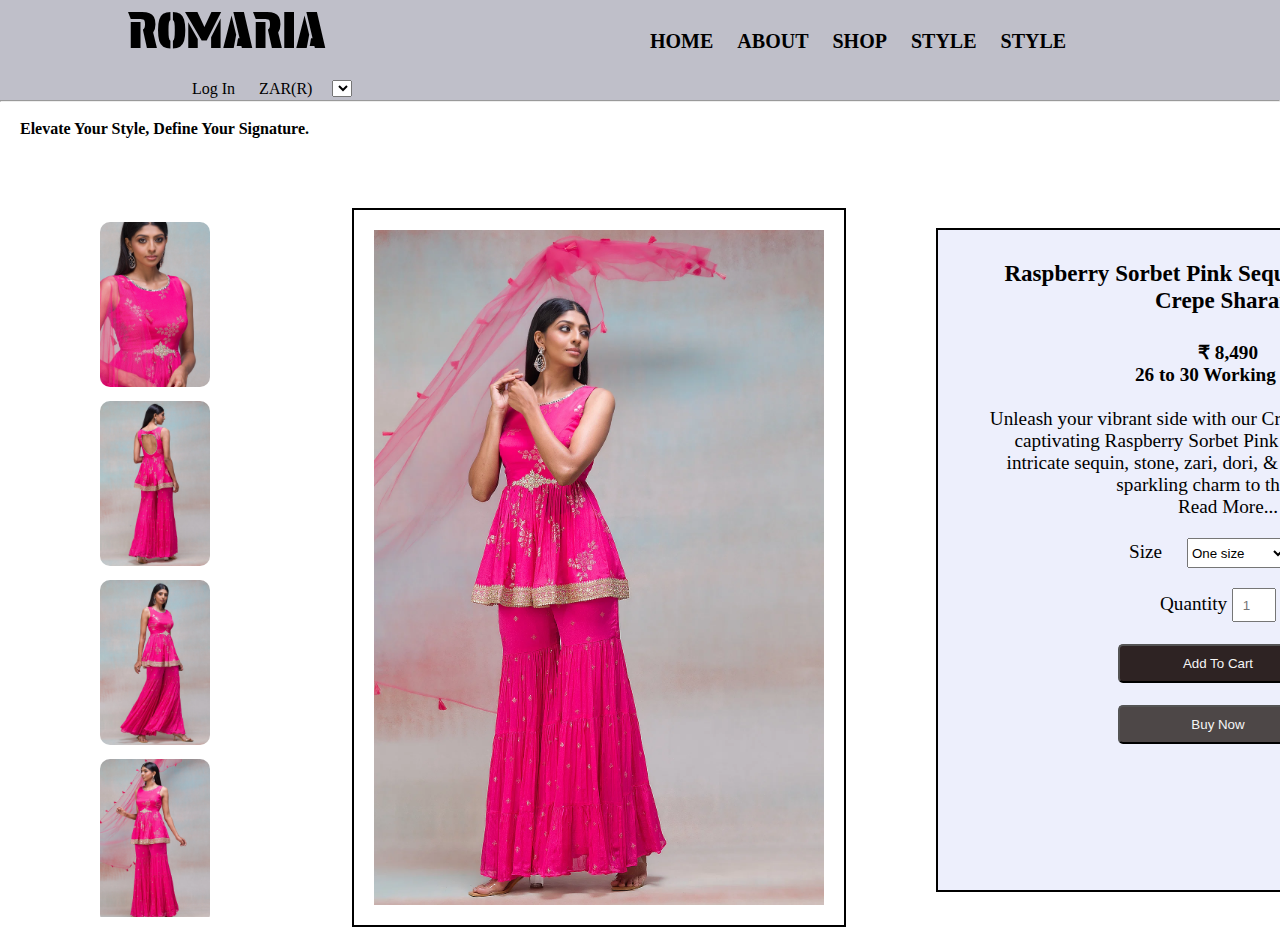
<file: romaria/index.html>
<!DOCTYPE html>
<html lang="en">
<head>
    <meta charset="UTF-8">
    <meta name="viewport" content="width=device-width, initial-scale=1.0">
    <title>Document</title>
    <link href="https://fonts.googleapis.com/css2?family=Edu+TAS+Beginner&family=Protest+Guerrilla&display=swap" rel="stylesheet">
    <link rel="stylesheet" href="https://cdnjs.cloudflare.com/ajax/libs/font-awesome/6.5.1/css/all.min.css" integrity="sha512-DTOQO9RWCH3ppGqcWaEA1BIZOC6xxalwEsw9c2QQeAIftl+Vegovlnee1c9QX4TctnWMn13TZye+giMm8e2LwA==" crossorigin="anonymous" referrerpolicy="no-referrer" />
    <style>
        *{
            margin: 0px;
            padding: 0px;
        }
        header{
            background-color: rgb(191, 191, 201);
            height: 100px;
        }
        span{
            display: inline-block;
            font-family: "Protest Guerrilla", sans-serif;
            font-size: 50px;
            margin-left: 10%;
        }
        #hi{
            margin-left: 25%;
        }
        p{
            display: inline-block;
            margin-left: 20px;
        }
        #hello{
            margin-left: 15%;
        }
        a{
            margin-left: 20px;
            text-decoration: none;
            color: black;
            font-family: "Abril Fatface", serif;
            font-size: 20px;
        }
        a:hover{
            color: red;
        }
        #dress{
            margin: 20px ;
            width: 450px;
            margin-top: 70px;
            border: 2px solid black;
            padding: 20px;
            display: inline-block;
            margin-left: 10%;
        }
        .Pass{
            width: 130px;
            height: 700px;
            display: inline-block;
            /* border: 2px solid black; */
            margin-left: 90px;
            overflow-y: scroll;
            margin-bottom: 30px;
        }
        #id{
            width: 110px;
            margin: 5px 10px;
            display: inline-block;
            border-radius: 10px;
        }
        .div{
            border: 2px solid black;
            display: inline-block;
            font-size: larger;
            font-family: "Abril Fatface", serif;
            margin-bottom: 40px;
            height: 600px;
            width: 500px;
            position:absolute;                                      
            margin-top: 90px;
            margin-left: 70px;
            text-align: center;
            padding: 30px;
            background-color: #edeffc;
        }
        select{
            height: 30px;
            width: 100px;
            margin: 20px;
        }
        button{
            background-color: rgb(46, 35, 35);
            color: whitesmoke;
            padding: 10px;
            width: 200px;
            border-radius: 5px;
        }
    </style>
</head>
<body>
    <header>
        <span>ROMARIA</span>
        <b><a href="#" id="hi">HOME</a></b>
        <b><a href="#">ABOUT</a></b>
        <b><a href="#">SHOP</a></b>
        <b><a href="#">STYLE</a></b>
        <b><a href="#">STYLE</a></b>
    <p id="hello">Log In</p> <i class="fa-solid fa-user"></i>
    <p>ZAR(R)<select style="width: 20px; height: 17px;"></select></p><i class="fa-solid fa-bag-shopping"></i>
    </header>
    <hr>
    <br>
    <b><p>Elevate Your Style, Define Your Signature.</p><br></b>
    <div class="Pass">
        <img src="nc2428-a.webp" id="id">
        <img src="nc2428A.webp" id="id">
        <img src="nc2428-b.webp" id="id">
        <img src="nc2428-c.webp" id="id">
    </div>
    <img src="nc2428.webp" id="dress">
    <div class="div">
            <b>
                <p style="font-size: larger; font-family: 'Gill Sans', 'Gill Sans MT';">Raspberry Sorbet Pink Sequins Embroidered 
                    Crepe Sharara <br><br></p>
                <p>₹ 8,490 </p><br>
                <p>26 to 30 Working Days</p><br>
            </b><br>
            <p>Unleash your vibrant side with our Crepe Salwar Kameez in a captivating Raspberry Sorbet Pink shade. 
            Adorned with intricate sequin, stone, zari, dori, & mirror work, it adds a sparkling charm to the outfit. </p>
            <p>Read More...</p><br>
            <label>Size</label>
            <select>
                <option>One size</option>
            </select><br>
            <label for="">Quantity</label>
            <input type="number" placeholder="1" style="height: 30px; width: 40px; text-align: center;"><br><br>
            <button>Add To Cart </button>  <i class="fa-regular fa-heart"></i><br><br>
            <button style="background-color: rgb(77, 71, 71);">Buy Now</button>
    </div>
</body>
</html>
</file>
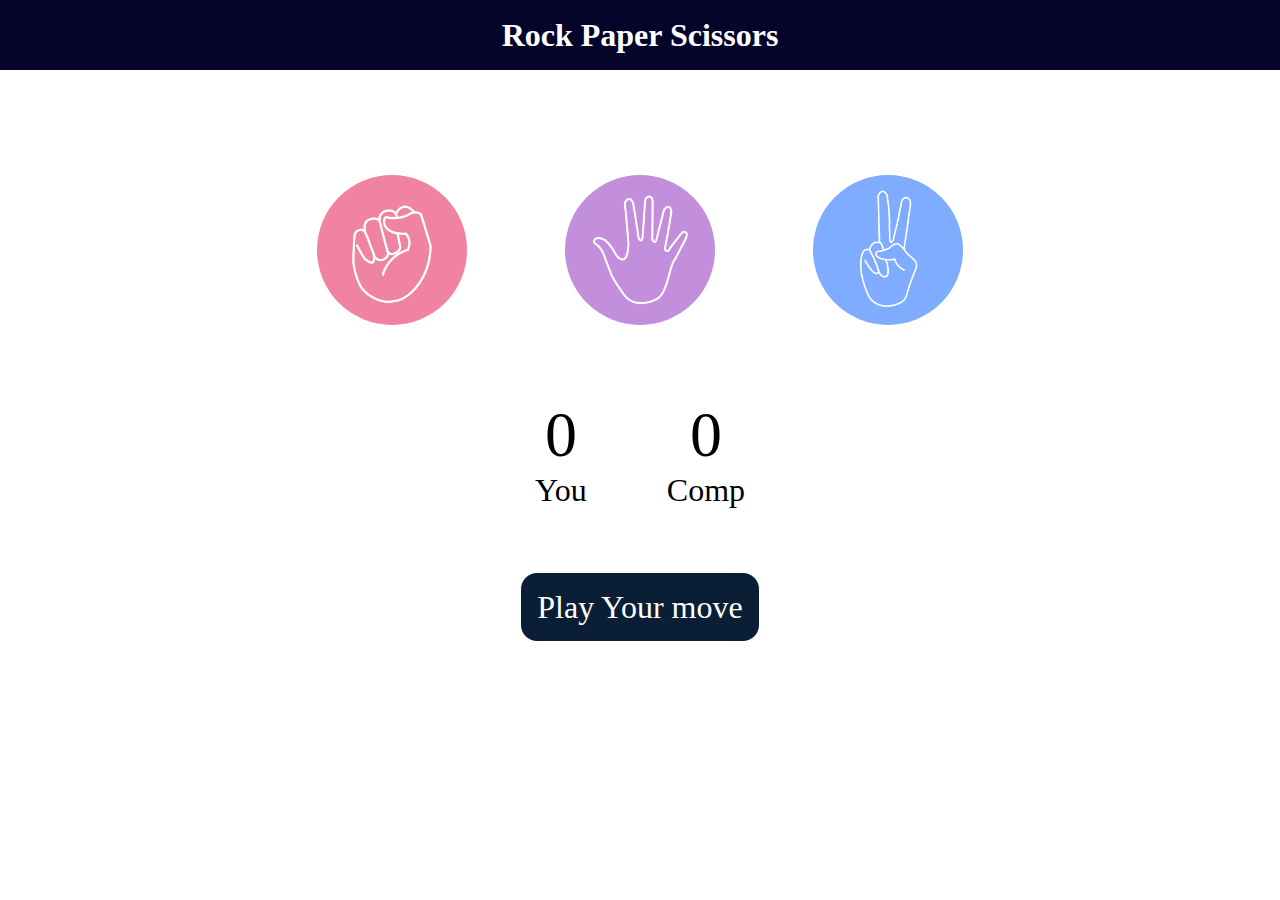
<file: Stone Paper Scissors/index.html>
<!DOCTYPE html>
<html lang="en">
<head>
    <meta charset="UTF-8">
    <meta name="viewport" content="width=device-width, initial-scale=1.0">
    <title>Rock Paper Scissors Game</title>
    <link rel="stylesheet" href="style.css">
</head>
<body>
    <h1>Rock Paper Scissors</h1>
    <div class="choices">
        <div class="choice" id="rock">
            <img src="rock.png">
        </div>
        <div class="choice" id="paper">
            <img src="paper.png">
        </div> 
        <div class="choice" id="scissors">
            <img src="scissors.png">
        </div>
    </div>
    <div class="score-bord">
        <div class="score">
            <p id="user-score">0</p>
            <p>You</p>
        </div>
        <div class="score">
            <p id="comp-score">0</p>
            <p>Comp</p>
        </div>
    </div>
    <div class="msg-con">
        <p id="msg">Play Your move</p>
    </div>
    <script src="app.js"></script>
</body>
</html>
</file>
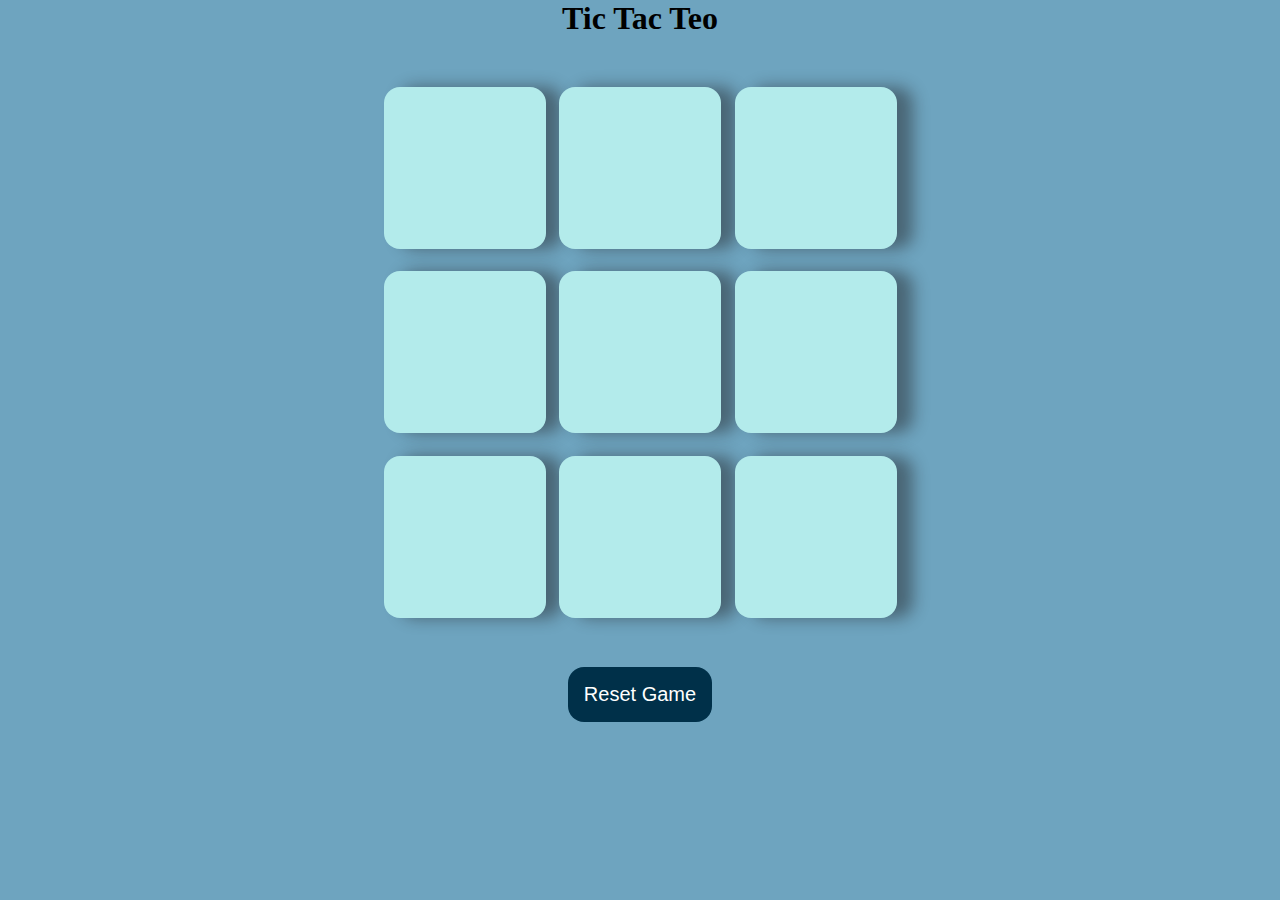
<file: Tic Tac Toe/index.html>
<!DOCTYPE html>
<html lang="en">
<head>
    <meta charset="UTF-8">
    <meta name="viewport" content="width=device-width, initial-scale=1.0">
    <title>Document</title>
    <link rel="stylesheet" href="style.css">
</head>
<body>
    <div class="msg-cont hide">
        <p id="msg">Winner</p>
        <button id="new-btn">New Game</button>
    </div>
    <main>
        <h1>Tic Tac Teo</h1>
        <div class="container">             
            <div class="game">
                <button class="box"></button>
                <button class="box"></button>
                <button class="box"></button>
                <button class="box"></button>
                <button class="box"></button>
                <button class="box"></button>
                <button class="box"></button>
                <button class="box"></button>
                <button class="box"></button>
            </div>
        </div>
        <button id="reset-btn">Reset Game</button>
    </main>
<script src="app.js"></script>
</body>
</html>
</file>
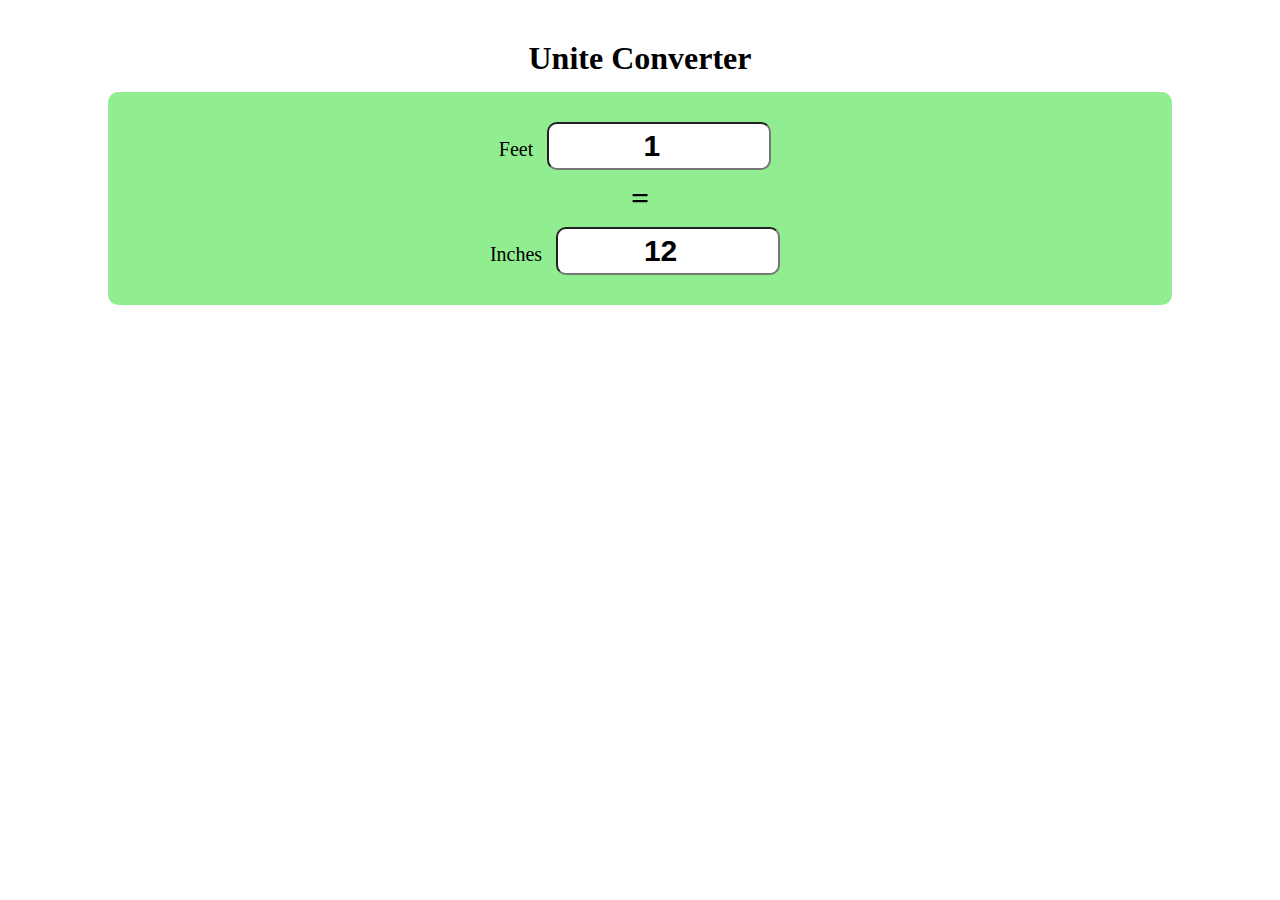
<file: UnitConverter/index.html>
<!DOCTYPE html>
<html lang="en">
<head>
    <meta charset="UTF-8">
    <meta name="viewport" content="width=device-width, initial-scale=1.0">
    <title>Document</title>
    <link rel="stylesheet" href="style.css">
</head>
<body>
    <h1 id="heading">Unite Converter</h1>
    <div id="container">
        <div>
            <label>Feet</label>
            <input type="number" value="1" id="feet" class="inpt">
        </div>
        <div class="input-div">
            <h1>=</h1>
        </div>
        <div>
            <label>Inches</label>
            <input type="number" value="12" id="inches" class="inpt">
        </div>
    </div>
    <script src="app.js"></script>
</body>
</html>
</file>
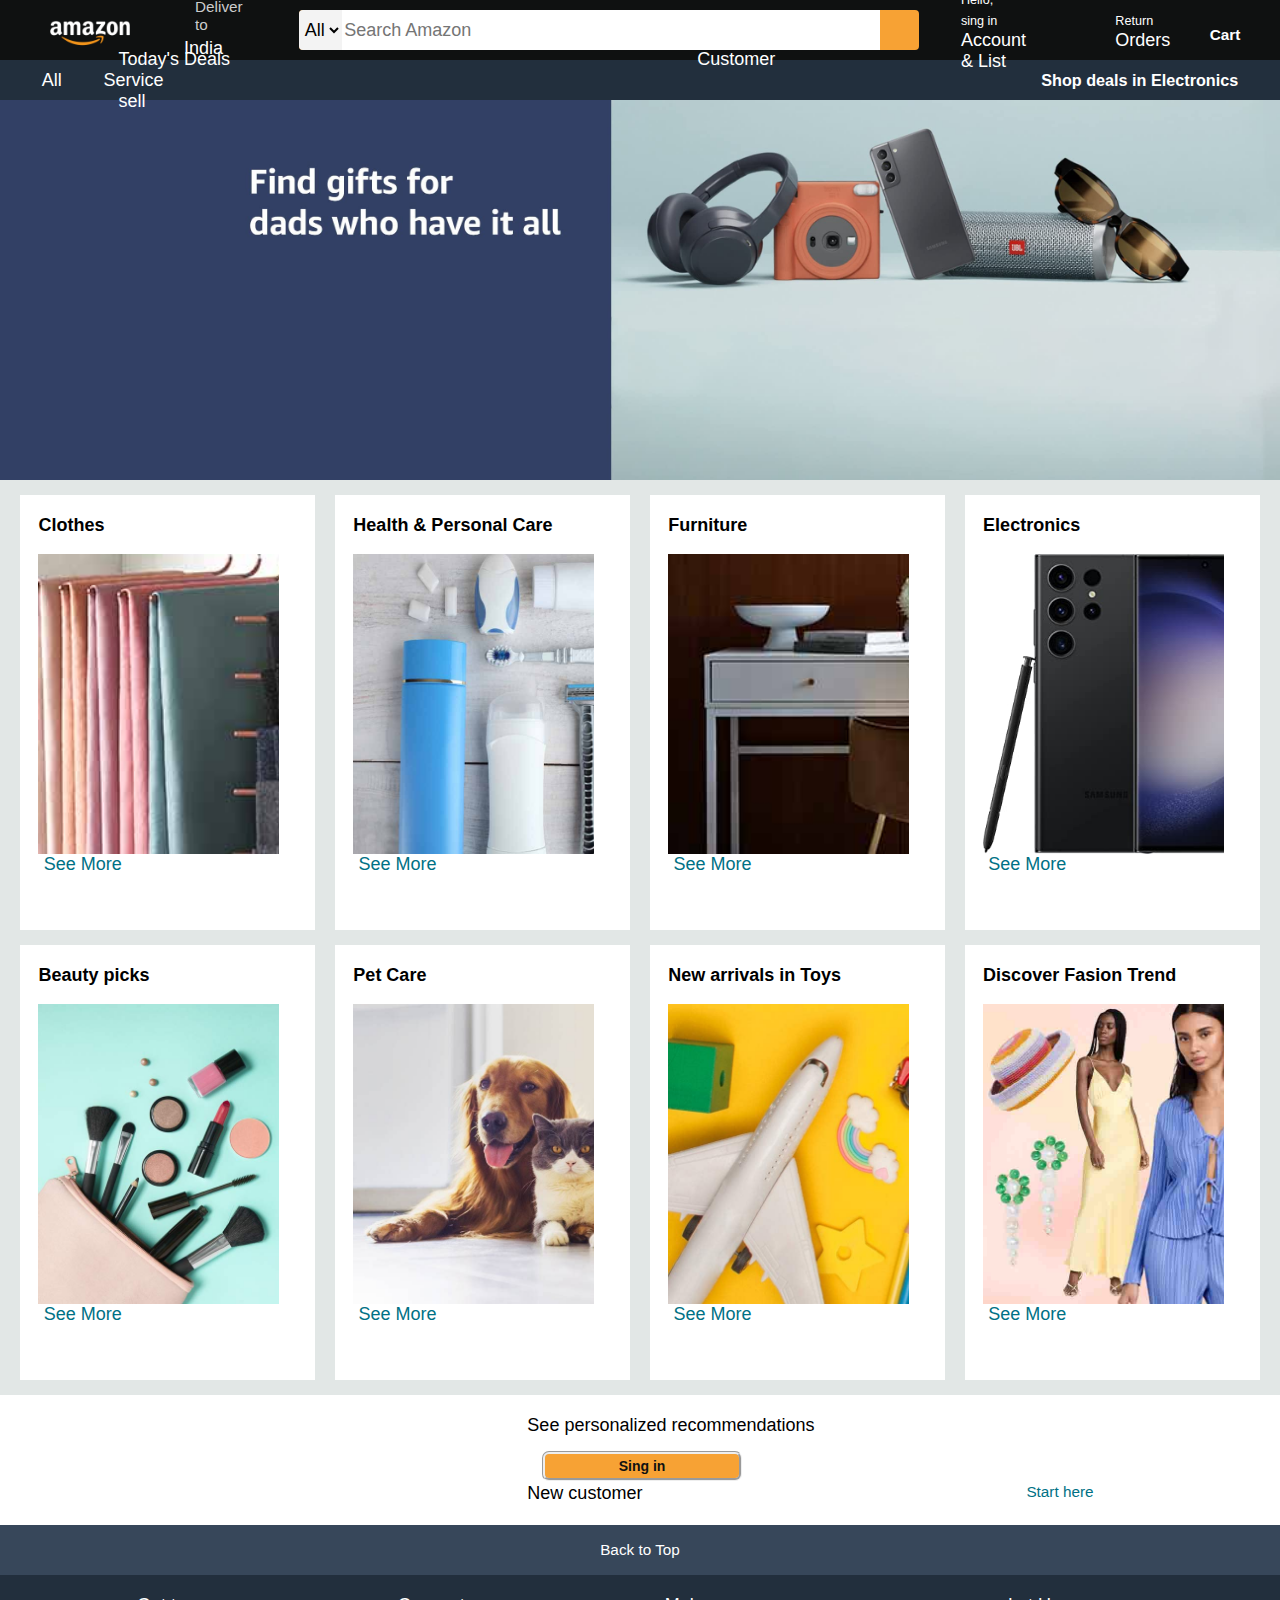
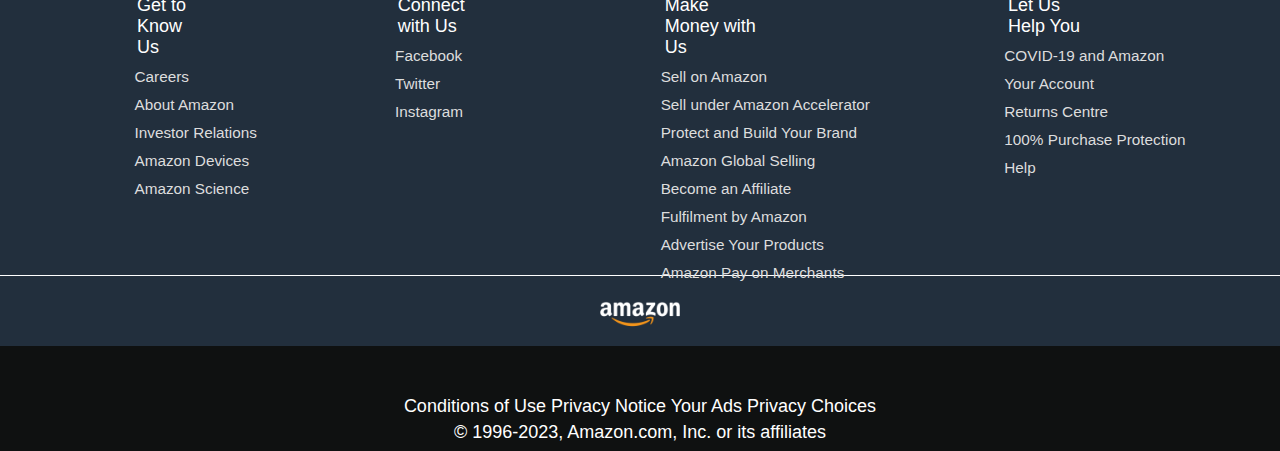
<file: Amazon/project.html>
<!DOCTYPE html>
<html lang="en">
<head>
    <meta charset="UTF-8">
    <meta name="viewport" content="width=device-width, initial-scale=1.0">
    <title>Document</title>
    <link rel="stylesheet" href="https://cdnjs.cloudflare.com/ajax/libs/font-awesome/6.4.2/css/all.min.css" integrity="sha512-z3gLpd7yknf1YoNbCzqRKc4qyor8gaKU1qmn+CShxbuBusANI9QpRohGBreCFkKxLhei6S9CQXFEbbKuqLg0DA==" crossorigin="anonymous" referrerpolicy="no-referrer" />
    <link rel="stylesheet" href="project.css">
</head>
<body>
    <header>
        <div class="navbar">
            <div class="nav-logo border">
                <div class="logo"></div>
            </div>
            <div class="nav-address border">
                <p class="add-first">Deliver to</p>
                <div class="add-icon">
                    <i class="fa-solid fa-location-dot"></i>
                     <p class="add-sec">India</p>
                </div>
            </div>
            <div class="nav-search">
                <select class="search-select">
                    <option>All</option>
                </select>
                <input placeholder="Search Amazon" class="search-input">
                <div class="search-icon">
                     <i class="fa-solid fa-magnifying-glass"></i>
                </div>
            </div>
            <div class="nav-singin border">
                <p><span>Hello, sing in</span></p>
                <p class="nav-sec">Account & List</p>
            </div>
            <div class="nav-return border">
                <p><span>Return</span></p>
                <p class="nav-sec">Orders</p>
            </div>
            <div class="nav-cart border">
                <i class="fa-solid fa-cart-shopping"></i>
                Cart        
            </div>
        </div>
        <div class="panel">
            <div class="panel-all">
                <i class="fa-solid fa-bars"></i>
                All
            </div>
            <div class="panel-ops">
                <p>Today's Deals</p>
                <p>Customer Service</p>
                <p>sell</p>
            </div>
            <div class="panel-deals">
                Shop deals in Electronics
            </div>
        </div>
    </header>
    <div class="hero-section"></div>

    <div class="shop-section">
        <div class="box1 box">
            <div class="box-content">
                <h2>Clothes</h2>
                <div class="box-img" style="background-image: url('box1_image.jpg');"></div>
                <p>See More</p>
            </div>
        </div>
        <div class="box2 box"> 
            <div class="box-content">
                <h2>Health & Personal Care</h2>
                <div class="box-img" style="background-image: url('box2_image.jpg');"></div>
                 <p>See More</p>
            </div>
        </div>
        <div class="box3 box"> 
            <div class="box-content">
                <h2>Furniture</h2>
                <div class="box-img" style="background-image: url('box3_image.jpg');"></div>
                <p>See More</p>
            </div>  
        </div>
        <div class="box4 box"> 
            <div class="box-content">
                <h2>Electronics</h2>
                <div class="box-img" style="background-image: url('box4_image.jpg');"></div>
                <p>See More</p>
            </div>
        </div>
        <div class="box1 box">
            <div class="box-content">
                <h2>Beauty picks</h2>
                <div class="box-img" style="background-image: url('box5_image.jpg');"></div>
                <p>See More</p>
            </div>
        </div>
        <div class="box2 box"> 
            <div class="box-content">
                <h2>Pet Care</h2>
                <div class="box-img" style="background-image: url('box6_image.jpg');"></div>
                 <p>See More</p>
            </div>
        </div>
        <div class="box3 box"> 
            <div class="box-content">
                <h2>New arrivals in Toys</h2>
                <div class="box-img" style="background-image: url('box7_image.jpg');"></div>
                <p>See More</p>
            </div>  
        </div>
        <div class="box4 box"> 
            <div class="box-content">
                <h2>Discover Fasion Trend</h2>
                <div class="box-img" style="background-image: url('box8_image.jpg');"></div>
                <p>See More</p>
            </div>
        </div>
        <div class="button box">
            <p>See personalized recommendations</p>
            <button>Sing in</button>
            <div class="b1">
                <p>New customer <i class="fa-solid fa-question"></i></p>
                <a class="b2">Start here</a>
            </div>
        </div>
    </div>
    <footer>
        <div class="foot-panel1">
            Back to Top
        </div>
        <div class="foot-panel2">
            <ul>
                <p>Get to Know Us</p>
                <a>Careers</a>
                <a>About Amazon</a>
                <a>Investor Relations</a>
                <a>Amazon Devices</a>
                <a>Amazon Science</a>
            </ul>
            <ul>
                <p>Connect with Us</p>
                <a>Facebook</a>
                <a>Twitter</a>
                <a>Instagram</a>
            </ul>
            <ul>
                <p>Make Money with Us</p>
                <a>Sell on Amazon</a>
                <a>Sell under Amazon Accelerator</a>
                <a>Protect and Build Your Brand</a>
                <a>Amazon Global Selling</a>
                <a>Become an Affiliate</a>
                <a>Fulfilment by Amazon</a>
                <a>Advertise Your Products</a>
                <a>Amazon Pay on Merchants</a>
            </ul>
            <ul>
                <p>Let Us Help You</p>
                <a>COVID-19 and Amazon</a>
                <a>Your Account</a>
                <a>Returns Centre</a>
                <a>100% Purchase Protection</a>
                <a>Help</a>
            </ul>

        </div>
        <div class="foot-panel3">
            <div class="logo"></div>
        </div>
        <div class="foot-panel4">
            <div class="pages">
                <a>Conditions of Use</a>
                <a>Privacy Notice</a>
                <a>Your Ads Privacy Choices</a>
            </div>
            <div class="copyright">
                © 1996-2023, Amazon.com, Inc. or its affiliates
            </div>
        </div>
    </footer>
</body>
</html>
</file>
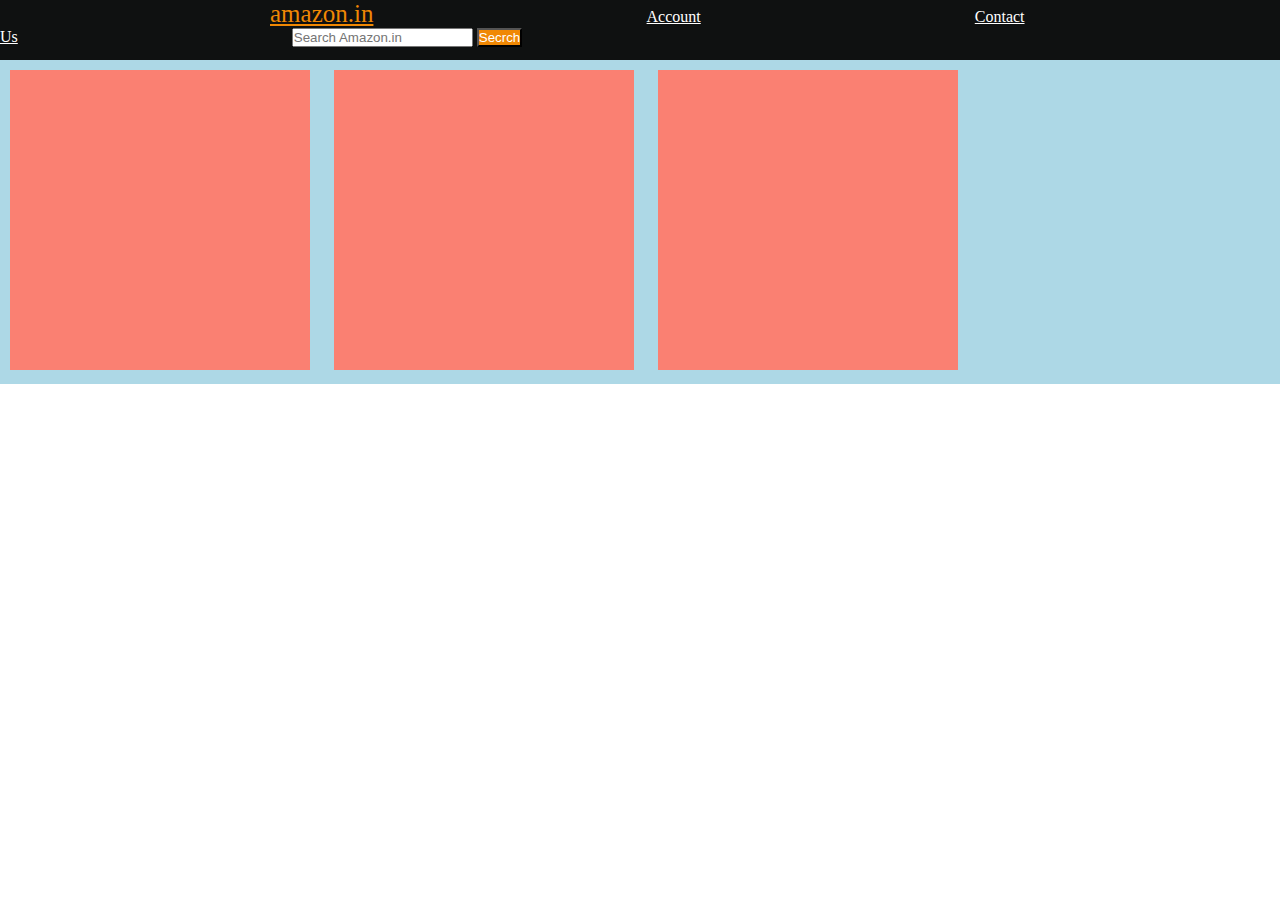
<file: styleFolder/amazon.html>
<!DOCTYPE html>
<html lang="en">
<head>
    <meta charset="UTF-8">
    <meta name="viewport" content="width=device-width, initial-scale=1.0">
    <title>Document</title>
    <link rel="stylesheet" href="A.css">
</head>
<body>
    <header>
    <div id="navbar">
         <a id="home" href=""></a>
         <a id="logo" href="#">amazon.in</a>
         <a href="#">Account</a>
         <a href="#">Contact Us</a>
        <input placeholder="Search Amazon.in">
        <button>Secrch</button>
</div>
</header>
<div id="parent">
    <div class="child"></div>
    <div class="child"></div>
    <div class="child"></div>
</div>
<!-- <footer>
    Made With &hearts;by Amazon<br>
    &#169;1945-5832 of Amazon
</footer> -->
</body>
</html>
</file>
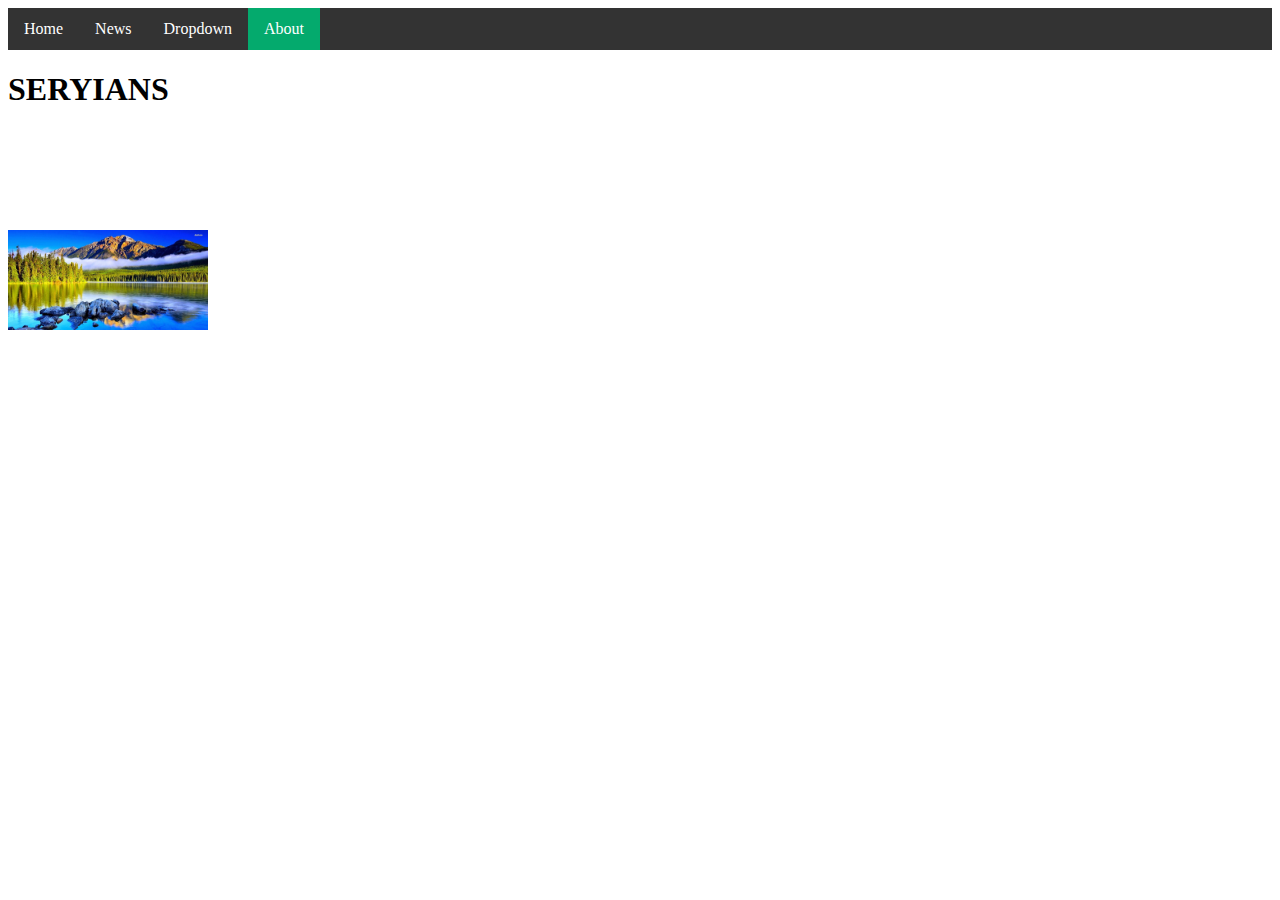
<file: styleFolder/Dropdown.html>
<!DOCTYPE html>
<html lang="en">
<head>
    <meta charset="UTF-8">
    <style>
        ul{
            text-decoration: none;
            list-style-type: none;
            overflow: hidden;
            margin: 0;
            padding: 0;
            background-color: #333;
        }
        li {
            float: left;
        }
        li a ,.dropbtn{
            display:inline-block;
            padding: 12px 16px;
            text-decoration: none;
            text-align: left;
            color: white;
        }
        .dropdown-content {
            display: none;
            position: absolute;
            background-color: #f9f9f9;
            min-width: 160px;
            box-shadow: 0px 8px 16px 0px rgba(0,0,0,0.2);
            z-index: 1;
        }
        
        .dropdown-content a {
            color: black;
            padding: 12px 16px;
            text-decoration: none;
            display: block;
            text-align: left;
        }
        li a:hover ,.dropdown:hover .dropbtn{
            background-color: red;
        }
        li .dropdown{
            display: inline-block;
        }
        .dropdown-content a:hover{
            background-color: #f1f1f1;
        }
        .dropdown:hover .dropdown-content{
            display: block;
        }
        /* li a:hover:not(.active){
            background-color: #111;
        } */
        .active{
            background-color: #04AA6D;
            float: right;
            margin-right: 0;
        }
        .dropdown2{
            display: inline-block;
            position: relative;
        }
        .dropdown-content2{
            display: none;
            position: absolute;
            background-color: #f9f9f9;
            min-width: 160px;
            box-shadow: 0px 8px 16px 0px rgba(0,0,0,0.2);
            z-index: 1;
        }
        .dropdown2:hover .dropdown-content2{
            display: block;
        }
        h1{
            font-weight: 900;
            position: relative;
        }
        h1::after{
            content: "";
            position: absolute;
            left: 0;
            bottom: 0;
            width: 0%;
            height: 3px;
            background-color: #333;
            transition: all ease-in 1s;
        }
        h1:hover::after{
            width: 100%;
        }
    </style>
</head>
<body>
    <ul>
        <li><a href="Home#">Home</a></li>
        <li><a href="News#">News</a></li>
        <li class="dropdown">
            <a class="dropbtn">Dropdown</a>
            <div class="dropdown-content">
                <a href="#">Link 1</a>
                <a href="#">Link 2</a>
                <a href="#">Link 3</a>
            </div>
            <li><a class="active" href="About">About</a></li>
        </li>
    </ul>
    <h1>SERYIANS</h1>
    <div class="dropdown2">
        <img src="nuture.webp" style="width: 200px; height: 100px;margin-top: 100px;">
        <div class="dropdown-content2">
            <img src="nuture.webp" style="width: 300px; height: 200px;">
            <div class="dec">Beautiful</div>
        </div>
    </div>
</body>
</html>
</file>
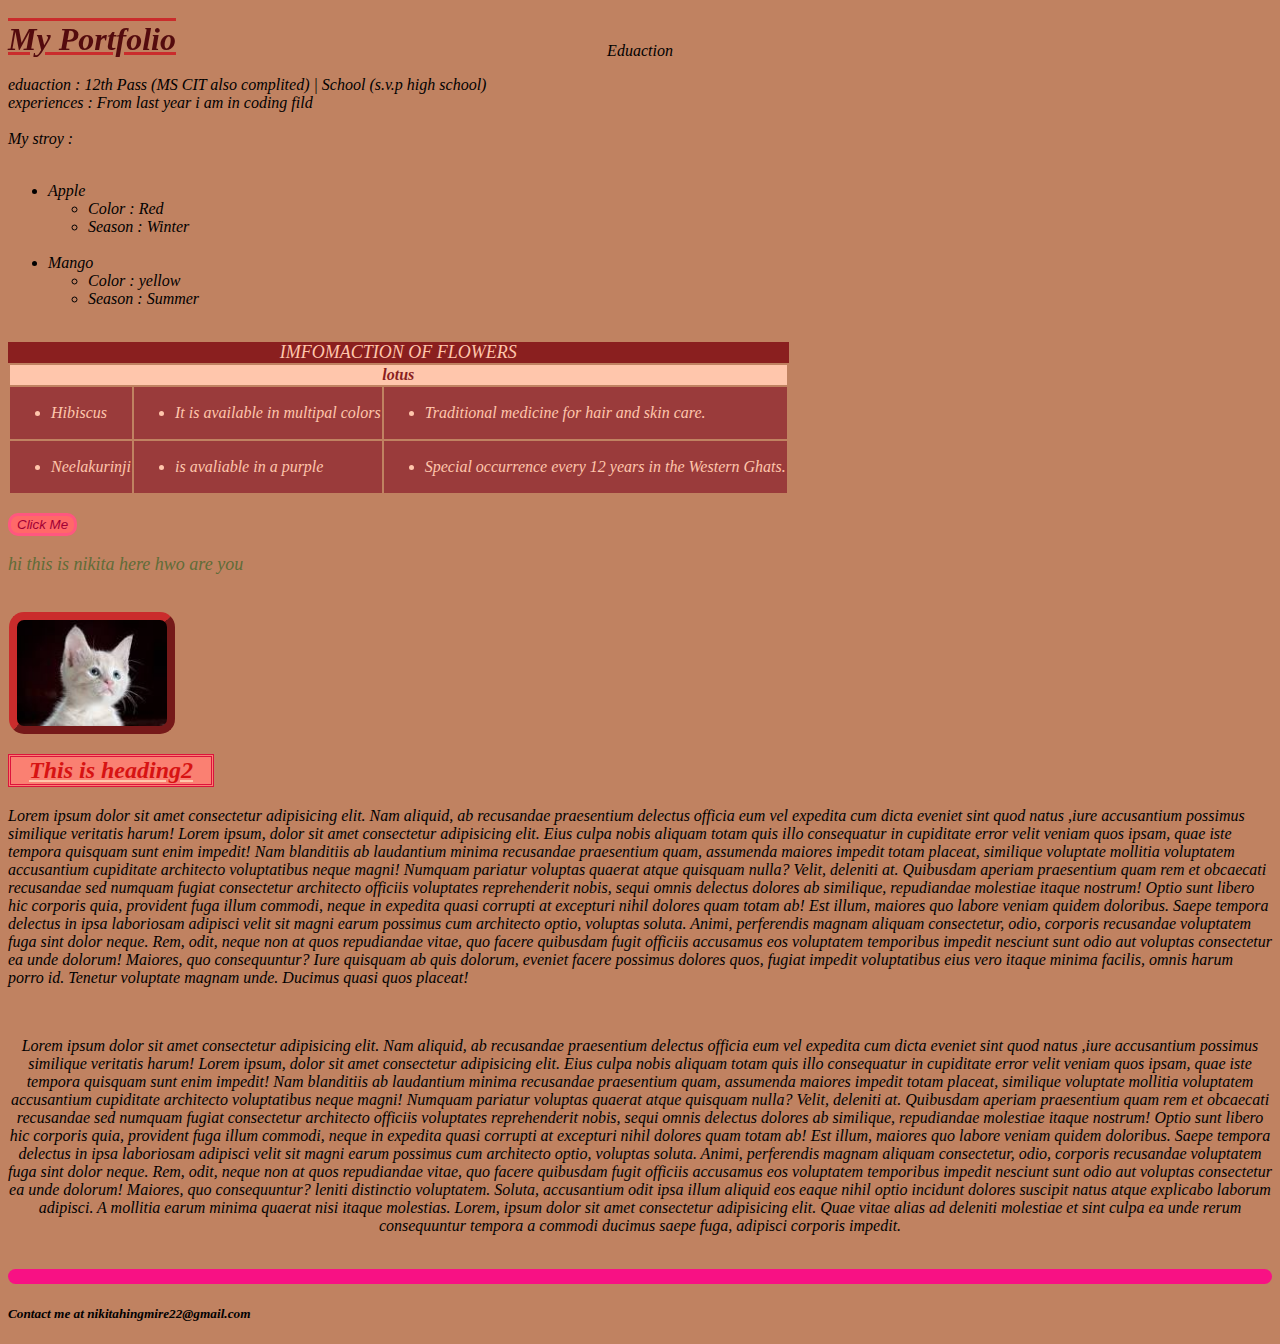
<file: styleFolder/p.html>
<!DOCTYPE html>
<html lang="en">
<head>
    <meta charset="UTF-8">
    <meta name="viewport" content="width=device-width, initial-scale=1.0">
    <title>Document</title>
    <link rel="stylesheet" href="style.css">
</head>
<body>
<header>
    <h1>My Portfolio</h1>
  <br>
  <p>Eduaction</p>
</header>
<main>
    <section>
        eduaction : 12th Pass (MS CIT also complited) | School (s.v.p high school)
    </section>
    <section>
        experiences : From last year i am in coding fild 
    </section>
    <br>
    <article>
        My stroy :
    </article>
    <br>
</main>
<ul>
    <li>Apple</li>
       <ul>
        <li>Color : Red</li>
        <li>Season : Winter</li>
       </ul>
       <br>
    <li>Mango</li>
    <ul>
        <li>Color : yellow</li>
        <li>Season : Summer</li>
    </ul>
</ul>
<br>
<table>
    <thade>
    <caption>
        IMFOMACTION OF FLOWERS
    </caption>
    <tr>
        <th colspan="3">lotus</th>
        <!-- <th>Name of flower</th>
        <th>color of flower </th>
        <th>Benefits</th> -->
    </tr>
    </thade>
    <tbody>
    <tr>
        <td><ul><li>Hibiscus</td></li></ul>
        <td>    <ul><li>It is available in multipal colors</td></li></ul>
        <td>    <ul><li>Traditional medicine for hair and skin care.</td></li></ul>
    </tr>

    <tr><td><ul><li>Neelakurinji</td>
    <td>    <ul><li> is avaliable in a purple</td></li></ul>
    <td>    <ul><li>Special occurrence every 12 years in the Western Ghats.</td></li></ul>
    </tr>
    </tbody>
</table>
<br>

<a href="from.html"><button>Click Me</button></a>
<br><br>
<div id="myid">
    hi this is nikita here hwo are you
</div><br><br>
<div id="nikita"></div>

<h2>This is heading2</h2
<p id="one">Lorem ipsum dolor sit amet consectetur adipisicing elit. Nam aliquid, ab recusandae praesentium delectus officia eum vel expedita cum dicta eveniet sint quod natus ,iure accusantium possimus similique veritatis harum! Lorem ipsum, dolor sit amet consectetur adipisicing elit. Eius culpa nobis aliquam totam quis illo consequatur in cupiditate error velit veniam quos ipsam, quae iste tempora quisquam sunt enim impedit!
Nam blanditiis ab laudantium minima recusandae praesentium quam, assumenda maiores impedit totam placeat, similique voluptate mollitia voluptatem accusantium cupiditate architecto voluptatibus neque magni! Numquam pariatur voluptas quaerat atque quisquam nulla?
Velit, deleniti at. Quibusdam aperiam praesentium quam rem et obcaecati recusandae sed numquam fugiat consectetur architecto officiis voluptates reprehenderit nobis, sequi omnis delectus dolores ab similique, repudiandae molestiae itaque nostrum!
Optio sunt libero hic corporis quia, provident fuga illum commodi, neque in expedita quasi corrupti at excepturi nihil dolores quam totam ab! Est illum, maiores quo labore veniam quidem doloribus.
Saepe tempora delectus in ipsa laboriosam adipisci velit sit magni earum possimus cum architecto optio, voluptas soluta. Animi, perferendis magnam aliquam consectetur, odio, corporis recusandae voluptatem fuga sint dolor neque.
Rem, odit, neque non at quos repudiandae vitae, quo facere quibusdam fugit officiis accusamus eos voluptatem temporibus impedit nesciunt sunt odio aut voluptas consectetur ea unde dolorum! Maiores, quo consequuntur?
Iure quisquam ab quis dolorum, eveniet facere possimus dolores quos, fugiat impedit voluptatibus eius vero itaque minima facilis, omnis harum porro id. Tenetur voluptate magnam unde. Ducimus quasi quos placeat!
</p>
<br>
<p id="two">Lorem ipsum dolor sit amet consectetur adipisicing elit. Nam aliquid, ab recusandae praesentium delectus officia eum vel expedita cum dicta eveniet sint quod natus ,iure accusantium possimus similique veritatis harum! Lorem ipsum, dolor sit amet consectetur adipisicing elit. Eius culpa nobis aliquam totam quis illo consequatur in cupiditate error velit veniam quos ipsam, quae iste tempora quisquam sunt enim impedit!
    Nam blanditiis ab laudantium minima recusandae praesentium quam, assumenda maiores impedit totam placeat, similique voluptate mollitia voluptatem accusantium cupiditate architecto voluptatibus neque magni! Numquam pariatur voluptas quaerat atque quisquam nulla?
    Velit, deleniti at. Quibusdam aperiam praesentium quam rem et obcaecati recusandae sed numquam fugiat consectetur architecto officiis voluptates reprehenderit nobis, sequi omnis delectus dolores ab similique, repudiandae molestiae itaque nostrum!
    Optio sunt libero hic corporis quia, provident fuga illum commodi, neque in expedita quasi corrupti at excepturi nihil dolores quam totam ab! Est illum, maiores quo labore veniam quidem doloribus.
    Saepe tempora delectus in ipsa laboriosam adipisci velit sit magni earum possimus cum architecto optio, voluptas soluta. Animi, perferendis magnam aliquam consectetur, odio, corporis recusandae voluptatem fuga sint dolor neque.
    Rem, odit, neque non at quos repudiandae vitae, quo facere quibusdam fugit officiis accusamus eos voluptatem temporibus impedit nesciunt sunt odio aut voluptas consectetur ea unde dolorum! Maiores, quo consequuntur?
    leniti distinctio voluptatem. Soluta, accusantium odit ipsa illum aliquid eos eaque nihil optio incidunt dolores suscipit natus atque explicabo laborum adipisci. A mollitia earum minima quaerat nisi itaque molestias.
    Lorem, ipsum dolor sit amet consectetur adipisicing elit. Quae vitae alias ad deleniti molestiae et sint culpa ea unde rerum consequuntur tempora a commodi ducimus saepe fuga, adipisci corporis impedit.</p>
    <br>
<footer>
    <div id="box1" style="background-color: rgb(248, 17, 132);"></div>
    <h5>Contact me at nikitahingmire22@gmail.com</h5>

</footer>
</body>
</html>
</file>
<file: Stone Paper Scissors/style.css>
*{
    margin: 0;
    padding: 0;
    text-align: center;
}

h1{
    background-color: rgb(5, 5, 43);
    color: white;
    text-align: center;
    height: 70px;
    line-height: 70px;
}

.choice{
    height: 200px;
    width: 200px;
    display: flex;
    justify-content: center;
    border-radius: 50%;
    align-items: center;
}
.choice:hover{
    cursor: pointer;
    background-color: rgb(6, 6, 37);
}
img{
    height: 150px;
    width: 150px;
    object-fit: cover;
    border-radius: 50%;
}
.choices{
    display: flex;
    justify-content: center;
    align-items: center;
    gap: 3rem;
    margin-top: 5rem;   
}
.score-bord{
    display: flex;
    justify-content: center;
    align-items: center;
    font-size: 2rem;
    margin-top: 3rem;
    gap: 5rem;
}

#user-score,#comp-score{
    font-size: 4rem;
}

.msg-con{
    margin-top: 5rem;
}
#msg{
    background-color: #0a1f36;
    color:#fff;
    font-size: 2rem;
    display: inline;
    padding: 1rem;
    border-radius: 1rem;
}
</file>
<file: Tic Tac Toe/style.css>
*{
    margin: 0;
    padding: 0;
}

body{
    background-color: #6EA4BF;
    text-align: center;
}

.container{
    height: 70vh;
    display: flex;
    flex-wrap: wrap;
    justify-content: center;
    align-items: center;
}

.game{
    height: 60vmin;
    width: 60vmin;
    display: flex;
    flex-wrap: wrap;
    justify-content: center;
    align-items: center;
    gap: 1.5vmin;
}

.box{
    height: 18vmin;
    width: 18vmin;
    border-radius: 1rem;border: none;
    font-size: 8vmin;
    box-shadow: 1rem 0 1rem rgba(26, 20, 20, 0.432);
    color: #d90429;
    background-color: #B3EBEB;
}

#reset-btn{
    padding: 1rem;
    font-size: 1.25rem;
    border-radius: 1rem;
    background-color: #003049;
    color:white;
    border: none;
}

#new-btn{
    margin-top: 20px;
    margin-bottom: 20px;
    padding: 1rem;
    font-size: 1.25rem;
    border-radius: 1rem;
    background-color: #003049;
    color:white;
    border: none;
}
.msg-cont{
    height: 100vmin;
    display: flex;
    justify-content: center;
    align-items: center;
    flex-direction: column;
    gap: 4rem
}


#msg{
    color: rgb(207, 5, 15);
    font-size: 40px;
}
.hide{
    display: none;
}
</file>
<file: UnitConverter/style.css>
*{
    margin: 0;
    padding: 0;
}
body{
    font-family: tahoma;
}
h1#heading{
    text-align: center;
    margin-top: 40px;
}
#container{
    margin: 15px auto 0px auto;
    width: 80%;
    text-align: center;
    background-color: lightgreen;
    border-radius: 10px;
    padding: 20px;
}
.input-div{
    display: inline;
}

.inpt{
    padding: 5px 10px;
    margin: 10px;
    font-size: 30px;
    font-weight: bold;
    width: 200px;
    text-align: center;
    border-radius: 10px;
}
label{
    font-size: 20px;
}
</file>
<file: Amazon/project.css>
* {
    margin: 0;
    font-family: Arial;
    border: border-box;
    font-size: large;
}

.navbar{
    height: 60px;
    background-color: #0f1111;
    color:white;
    display: flex;
    align-items: center;
    justify-content: space-evenly;
}
.nav-logo {
    height: 50px;
    width: 100px;

}
.logo{
    background-image: url(amazon_logo.png);
    background-size: cover;
    height: 50px;
    width: 100%;
}
.border{
    border: 1.5px solid transparent;
}
.border:hover {
    border: 1.5px solid white;
}
/** box2**/
.add-first{
    color: #cccccc;
    font-size: 0.85rem;
    margin-left: 15px;
}
.add-sec{
    font-size: 1rem;
    margin: 4px;
}
.add-icon{
    display: flex;
    align-items: center;
}
/** box3 **/
.nav-search{
    display: flex;
    justify-content: space-evenly;
    background-color: #f7a234;
    width: 620px;
    height: 40px;
    border-radius: 4px;
}
.search-select{
    background-color: #f3f3f3;
    width: 50px;
    text-align: center;
    border-top-left-radius: 4px;
    border-bottom-left-radius: 4px;
    border: none;
}
.search-input{
    width:100%;
    border: none;
    font-size: 1rem;
}
.search-icon{
    width: 45px;
    display: flex;
    justify-content: center;
    align-items: center;
    font-size: 1.2rem;
    color: #0f1111;
}
.nav-search:hover{
    border: 3px solid #f7a234;
}
/** box4 **/
span{
    font-size: 0.7rem;

}
/** box6 **/
.nav-cart i{
    font-size: 30px;
}
.nav-cart{
    font-size: 0.85rem;
    font-weight: 700;
}
/** panel **/
.panel{
    height: 40px;
    background-color: #222f3d;
    display: flex;
    color: white;
    align-items: center;
    justify-content: space-evenly;
}
.panel-ops p{
    display: inline;
    margin-left: 15px;
}
.panel-ops{
    width: 70%;
    font-size: 0.85rem;
}
.panel-deals {
    font-size: 0.9rem;
    font-weight: 700;
}
/** hero section **/
.hero-section {
    background-image: url(hero_image.jpg);
    background-size: cover;
    height: 380px;
}
/** shop section **/
.shop-section{
    display: flex;
    flex-wrap: wrap;
    justify-content: space-evenly;
    background-color: #e2e7e6;
}
.box {
    height: 400px;
    /* border: 2px solid black; */
    width: 23%;
    background-color: white;
    padding: 20px 0px 15px;
    margin-top: 15px;
}
.box-img {
    height: 300px;
    background-size: cover;
    margin-top: 1rem;
    margin-right: 1rem;
}
.box-content {
    margin-left: 1rem;
    margin-right: 1rem;
}
.box-content p{
    color: #007185;
}
/** sing in button **/
.button {
    height: 80px;
    width: 980px;
    display: block;
    padding-left: 40%;
    align-content: center;
}

button {
    color: #0f1111;
    height: 30px;
    width: 200px;
    margin: 2px;
    border: none;
    font-size: 14px;
    margin-top: 15px;
    font-weight: 700;
    background-color: #f7a234;
    border-style:groove;
    border-radius: 7px;
    margin-left: 30px;
    border: 1pxs #DDD;
    padding: 0 20px;
}
p {
    padding-right: 50%;
    margin-left: 2%;
}
.b1 {
    font-size: 0.85rem;
    display: flex;
}
.b2 {
    font-size: 0.85rem;
    color: #007185;
}
footer{
    margin-top: 15px;
}
.foot-panel1 {
    background-color: #37475a;
    color:white;
    height: 50px;
    display: flex;
    justify-content: center;
    align-items: center;
    font-size: 0.85rem;
}
.foot-panel2 {
    background-color: #222f3d;
    color: white;
    height: 300px;
    display: flex;
    justify-content: space-evenly;
}
ul {
    margin-top: 20px;
}
ul a {
    display: block;
    font-size: 0.85rem;
    margin-top: 10px;
    color: #dddddd;
}
.foot-panel3 {
    background-color: #222f3d;
    color: white;
    border-top: 0.5px solid white;
    height: 70px;
    display: flex;
    justify-content: center;
    align-items: center;
}
.logo {
background-image: url(amazon_logo.png);
background-size: cover;
height: 50px;
width: 100px;
}
.foot-panel4 {
    background-color: #0f1111;
    color: white;
    height: 80px;
    padding-top: 25px;
    font-size: 0.7rem;
    text-align: center;
}
.pages {
   padding-top: 25px;
}
.copyright {
    padding-top: 5px;
}
</file>
<file: styleFolder/A.css>
*{
    padding: 0;
    margin: 0;
    color: white;
}
#navbar{
    height: 60px;
    background-color: #0f1111;
}
button{
    background-color: #f08804;
}
#logo{
    color: #f08804;
    font-size: 25px;
}
a{
    margin-right: 270px;
}
#parent{
    background-color: lightblue;
    white-space: nowrap;
    overflow-x: auto;
    overflow-y: hidden;
}
.child{
    height: 300px;
    width: 300px;
    background-color: salmon;
    margin: 10px;
    display: inline-block;
}

/* #content{
    height: 700px;
}
footer{
    color: white;
    background-color: #0f1111;
    text-align: center;
} */
</file>
<file: styleFolder/style.css>
.button,button{
    background-color: #FF6969;
    color:#A10035;
    border:3px solid #FF577F;
    border-radius: 10px;
}
body{
    background-color:#C08261;
}
p,h1,h2{
    text-align: center;
}
h1{
    color: #540b0e;
    text-decoration: rgb(202, 44, 44) underline overline;
    display: inline-block;
    text-align: center;
    position:fixed;
    top:0px;
}
h2{
    font-weight: bolder;
    text-decoration:underline dotted #FFC6AC;
    text-decoration-style: solid;
    background-color:salmon;
    width: 200px;
    border-width: 3px;
    border-style:double;
    border-color:crimson ;
    color: #D71313;
    /* position:sticky; */
    /* top:0px; */

}
/* #box{
    background-color: #9A3B3B;
} */
#myid{
    color: #606c38;
    font-size: large;
}
caption{
    color:#FFC6AC;
    background-color:#8a1f1f;
    font-size: large;
}
th{
    background-color:#FFC6AC;
    color:#8a1f1f;
}
tbody{
    background-color: #9A3B3B;
    color: #FFC6AC;
}
*{
    font-style: oblique;
}
h4{
    background-color: #D71313;
}
#one{
    font-family: cursive,arial;
    text-transform:unset;
}
table{
    align-content: center;
}
#nikita{
    background-image: url(images.jpeg);
    background-size:cover;
    width: 100px;
    height: 100px;
    border:8px outset rgb(202, 44, 44);
    padding: 3px 25px 3px 25px ;
    border-radius: 15px;
    margin:1px;
}
#box1{
    height: 15px;
    border-radius: 50px;
}
</file>
